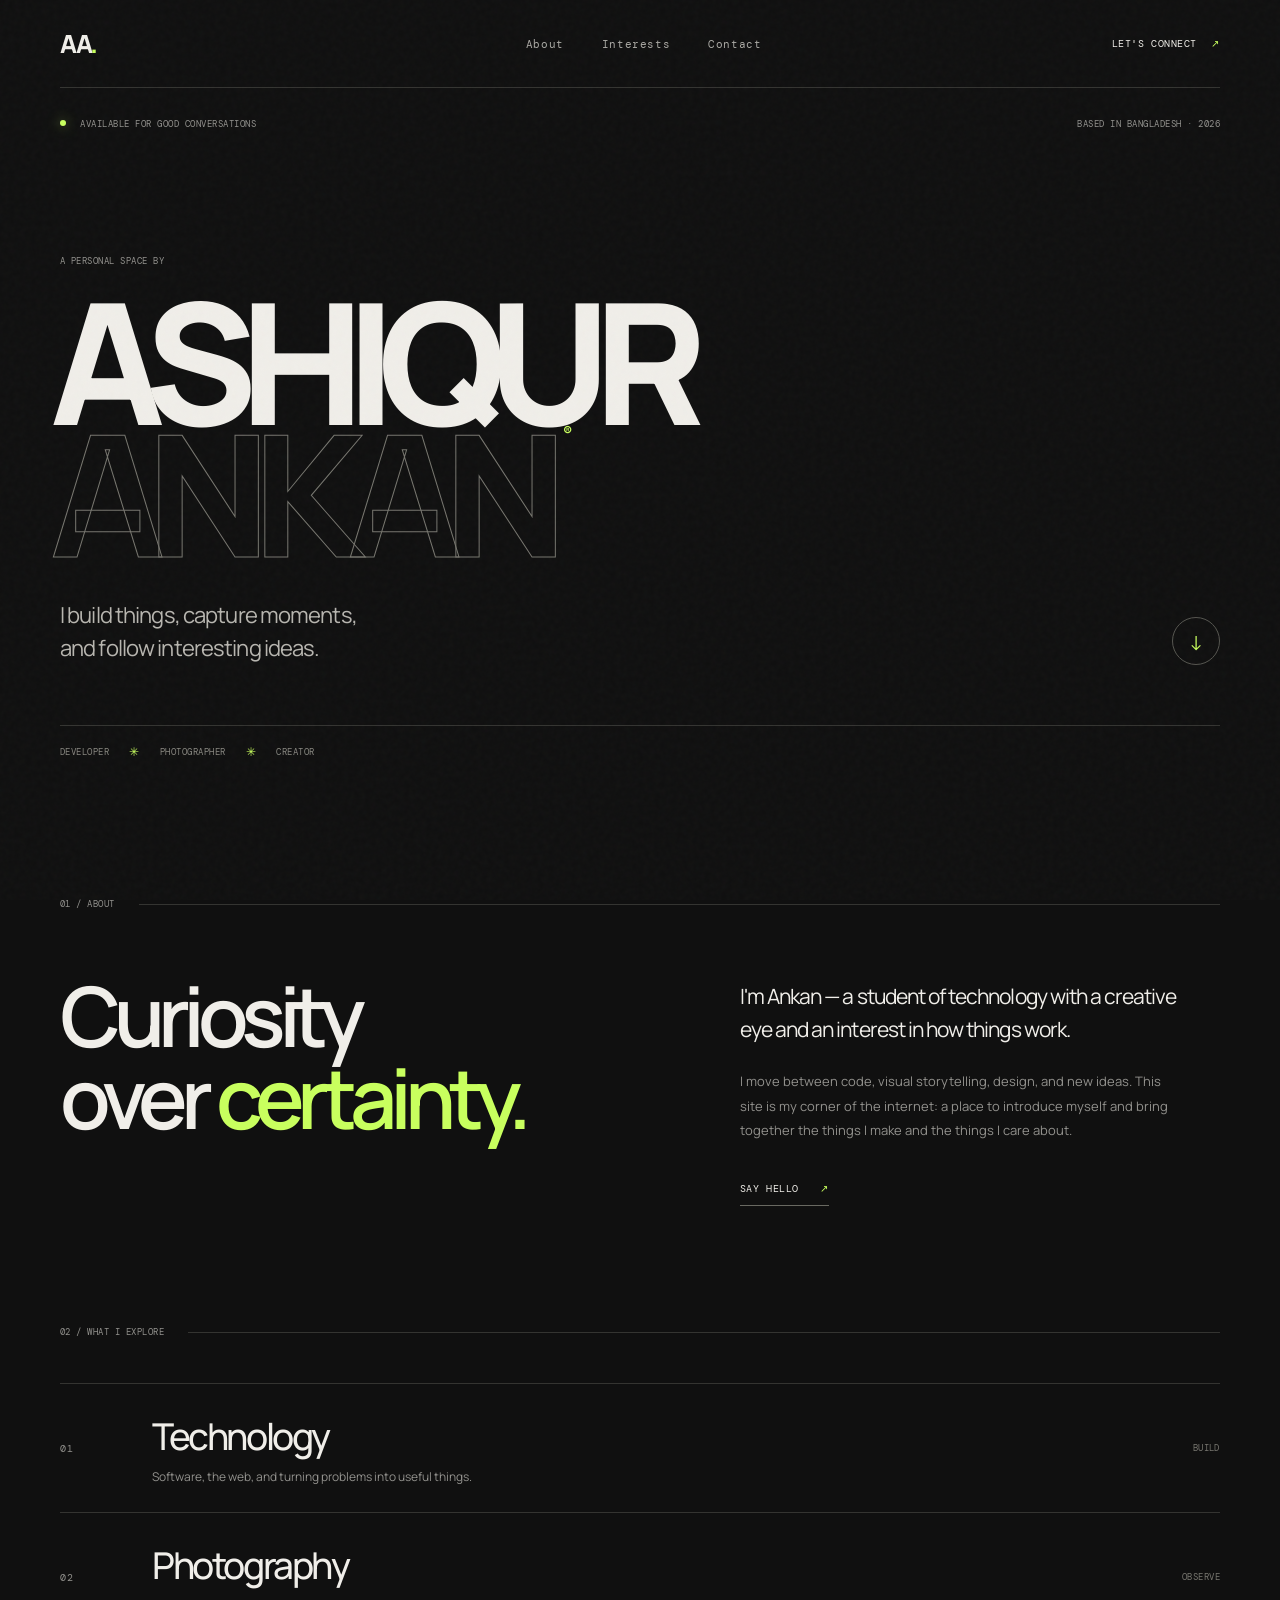
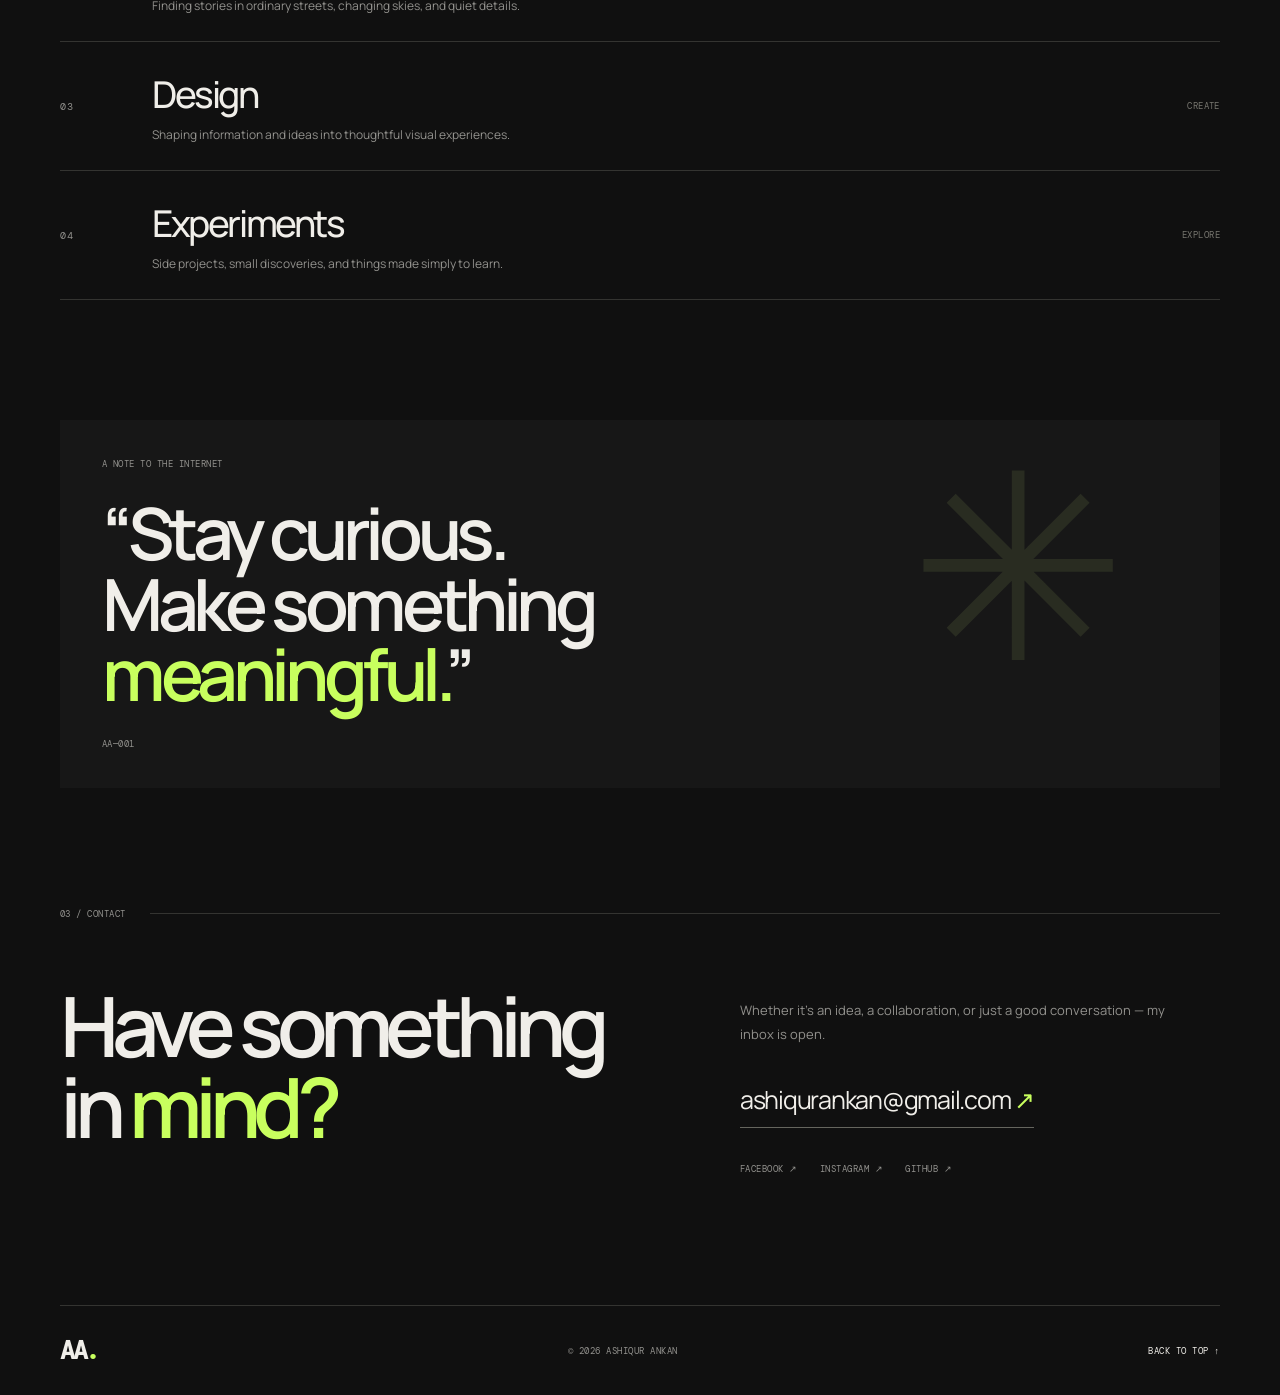
<file: index.html>
<!doctype html>
<html lang="en">
<head>
  <meta charset="utf-8">
  <meta name="viewport" content="width=device-width, initial-scale=1">
  <meta name="theme-color" content="#101010">
  <meta name="description" content="Ashiqur Ankan — developer, photographer, and curious creator. A personal space for work, ideas, and experiments.">
  <meta property="og:title" content="Ashiqur Ankan — Personal Space">
  <meta property="og:description" content="Building things, capturing moments, exploring ideas.">
  <meta property="og:type" content="website">
  <title>Ashiqur Ankan — Personal Space</title>
  <link rel="preconnect" href="https://fonts.googleapis.com">
  <link rel="preconnect" href="https://fonts.gstatic.com" crossorigin>
  <link href="https://fonts.googleapis.com/css2?family=DM+Mono:wght@400;500&family=Manrope:wght@400;500;600;700;800&display=swap" rel="stylesheet">
  <link rel="stylesheet" href="assets/css/home.css">
  <script src="assets/js/home.js" defer></script>
</head>
<body>
  <div class="grain" aria-hidden="true"></div>
  <header class="site-header">
    <a class="wordmark" href="#top" aria-label="Ashiqur Ankan home">AA<span>.</span></a>
    <nav class="desktop-nav" aria-label="Main navigation">
      <a href="#about">About</a>
      <a href="#interests">Interests</a>
      <a href="#contact">Contact</a>
    </nav>
    <a class="header-link" href="#contact">LET'S CONNECT <span aria-hidden="true">↗</span></a>
    <button class="menu-toggle" type="button" aria-label="Open navigation" aria-expanded="false">
      <span></span><span></span>
    </button>
  </header>

  <main id="top">
    <section class="hero section-wrap">
      <div class="hero-meta">
        <span><i class="status-dot"></i> AVAILABLE FOR GOOD CONVERSATIONS</span>
        <span class="mono">BASED IN BANGLADESH · 2026</span>
      </div>
      <div class="hero-copy">
        <p class="eyebrow">A PERSONAL SPACE BY</p>
        <h1>ASHIQUR<br><span>ANKAN</span><sup>®</sup></h1>
        <div class="hero-bottom">
          <p class="hero-intro">I build things, capture moments,<br>and follow interesting ideas.</p>
          <a class="circle-link" href="#about" aria-label="Scroll to about section">
            <span>↓</span>
          </a>
        </div>
      </div>
      <div class="hero-rule">
        <span>DEVELOPER</span><b>✳</b><span>PHOTOGRAPHER</span><b>✳</b><span>CREATOR</span>
      </div>
    </section>

    <section class="manifesto section-wrap" id="about">
      <div class="section-label"><span>01 / ABOUT</span><span class="line"></span></div>
      <div class="manifesto-grid">
        <h2>Curiosity<br>over <em>certainty.</em></h2>
        <div class="manifesto-text">
          <p class="large-copy">I'm Ankan — a student of technology with a creative eye and an interest in how things work.</p>
          <p>I move between code, visual storytelling, design, and new ideas. This site is my corner of the internet: a place to introduce myself and bring together the things I make and the things I care about.</p>
          <a class="text-link" href="#contact">SAY HELLO <span>↗</span></a>
        </div>
      </div>
    </section>

    <section class="interests section-wrap" id="interests">
      <div class="section-label"><span>02 / WHAT I EXPLORE</span><span class="line"></span></div>
      <div class="interest-list">
        <article class="interest-row">
          <span class="interest-number">01</span>
          <div><h3>Technology <span>↗</span></h3><p>Software, the web, and turning problems into useful things.</p></div>
          <span class="interest-tag">BUILD</span>
        </article>
        <article class="interest-row">
          <span class="interest-number">02</span>
          <div><h3>Photography <span>↗</span></h3><p>Finding stories in ordinary streets, changing skies, and quiet details.</p></div>
          <span class="interest-tag">OBSERVE</span>
        </article>
        <article class="interest-row">
          <span class="interest-number">03</span>
          <div><h3>Design <span>↗</span></h3><p>Shaping information and ideas into thoughtful visual experiences.</p></div>
          <span class="interest-tag">CREATE</span>
        </article>
        <article class="interest-row">
          <span class="interest-number">04</span>
          <div><h3>Experiments <span>↗</span></h3><p>Side projects, small discoveries, and things made simply to learn.</p></div>
          <span class="interest-tag">EXPLORE</span>
        </article>
      </div>
    </section>

    <section class="note-section section-wrap">
      <div class="note-card">
        <span class="eyebrow">A NOTE TO THE INTERNET</span>
        <p>“Stay curious.<br>Make something<br><em>meaningful.</em>”</p>
        <span class="note-mark">AA—001</span>
      </div>
    </section>

    <section class="contact section-wrap" id="contact">
      <div class="section-label"><span>03 / CONTACT</span><span class="line"></span></div>
      <div class="contact-grid">
        <h2>Have something<br>in <em>mind?</em></h2>
        <div class="contact-details">
          <p>Whether it's an idea, a collaboration, or just a good conversation — my inbox is open.</p>
          <!-- Replace this placeholder with your preferred public email address. -->
          <a class="email-link" href="mailto:YOUR_EMAIL@example.com">ashiqurankan@gmail.com <span>↗</span></a>
          <div class="social-links">
            <!-- Replace # with your actual profile URLs. -->
            <a href="#" target="_blank" rel="noopener noreferrer">FACEBOOK ↗</a>
            <a href="#" target="_blank" rel="noopener noreferrer">INSTAGRAM ↗</a>
            <a href="#" target="_blank" rel="noopener noreferrer"> GITHUB ↗</a>
          </div>
        </div>
      </div>
    </section>
  </main>

  <footer class="site-footer section-wrap">
    <a class="wordmark" href="#top">AA<span>.</span></a>
    <span>© <span id="year">2026</span> ASHIQUR ANKAN</span>
    <a href="#top">BACK TO TOP ↑</a>
  </footer>
</body>
</html>
</file>
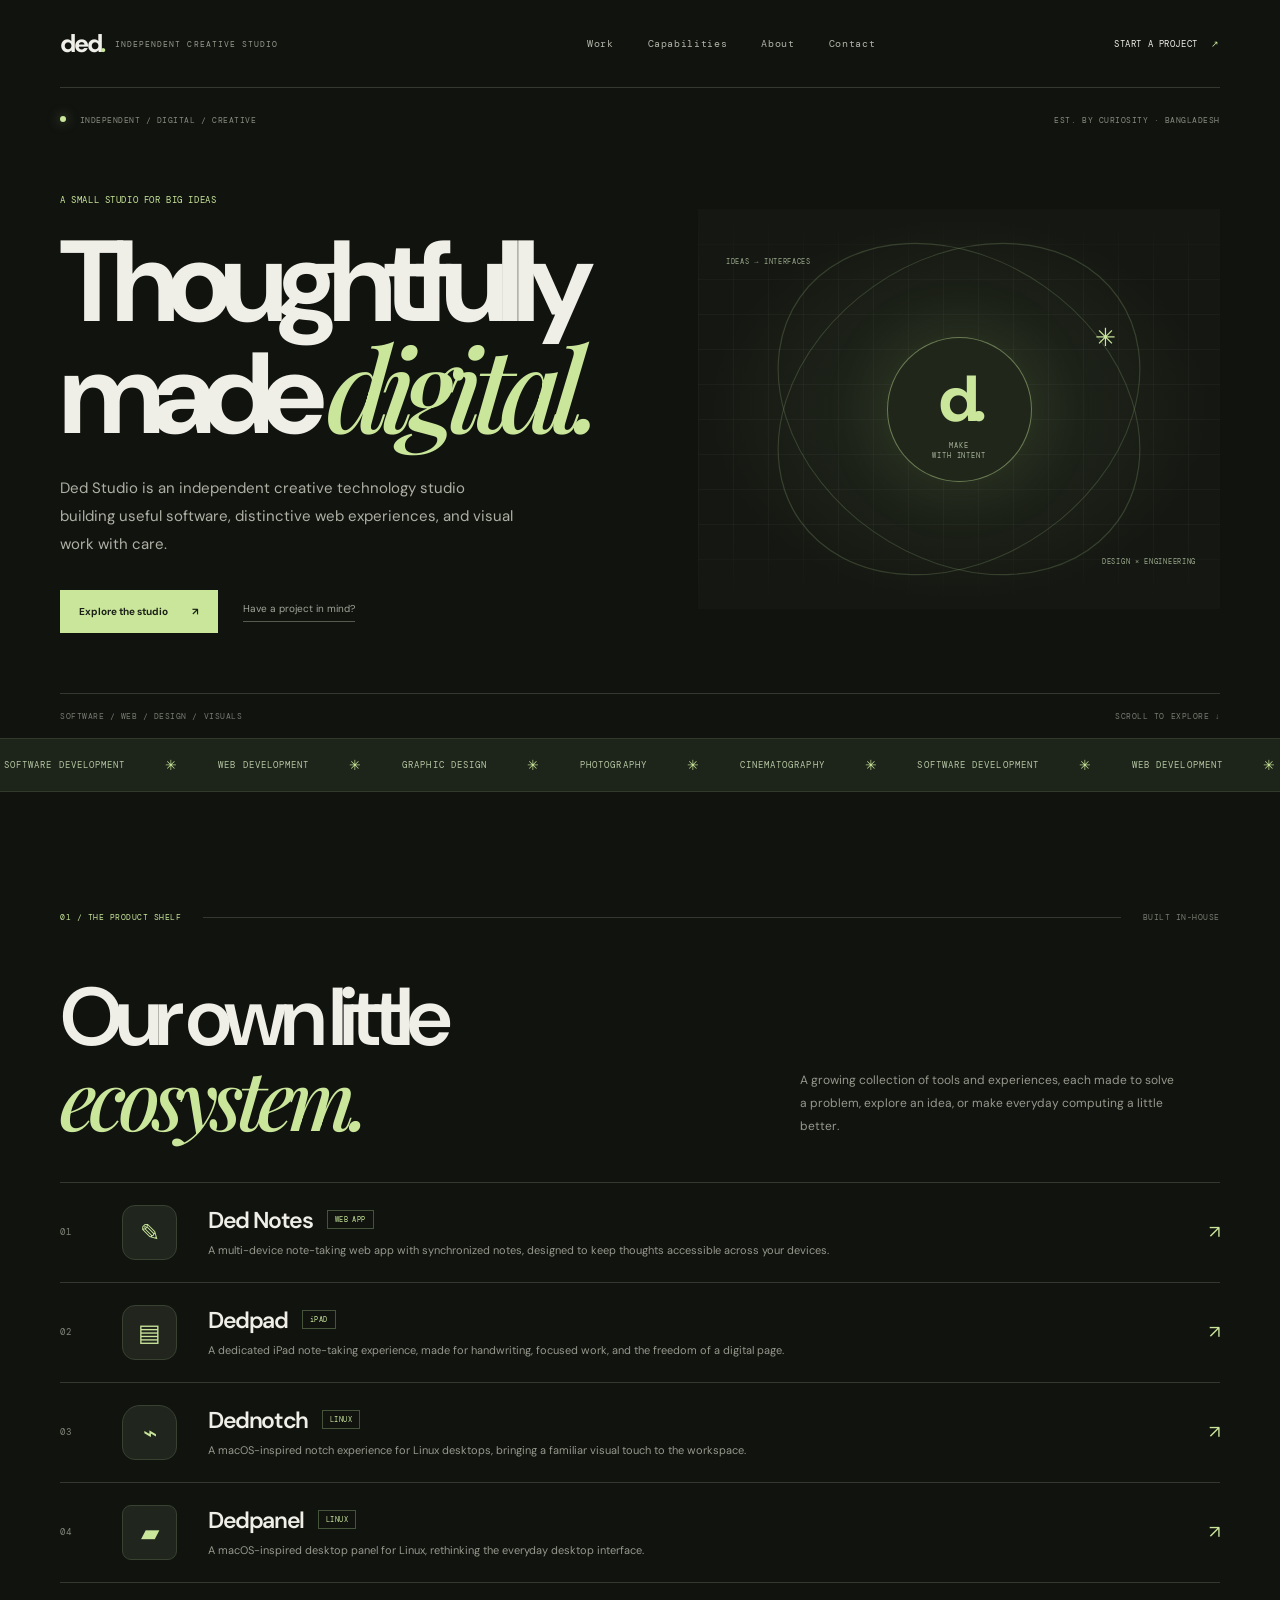
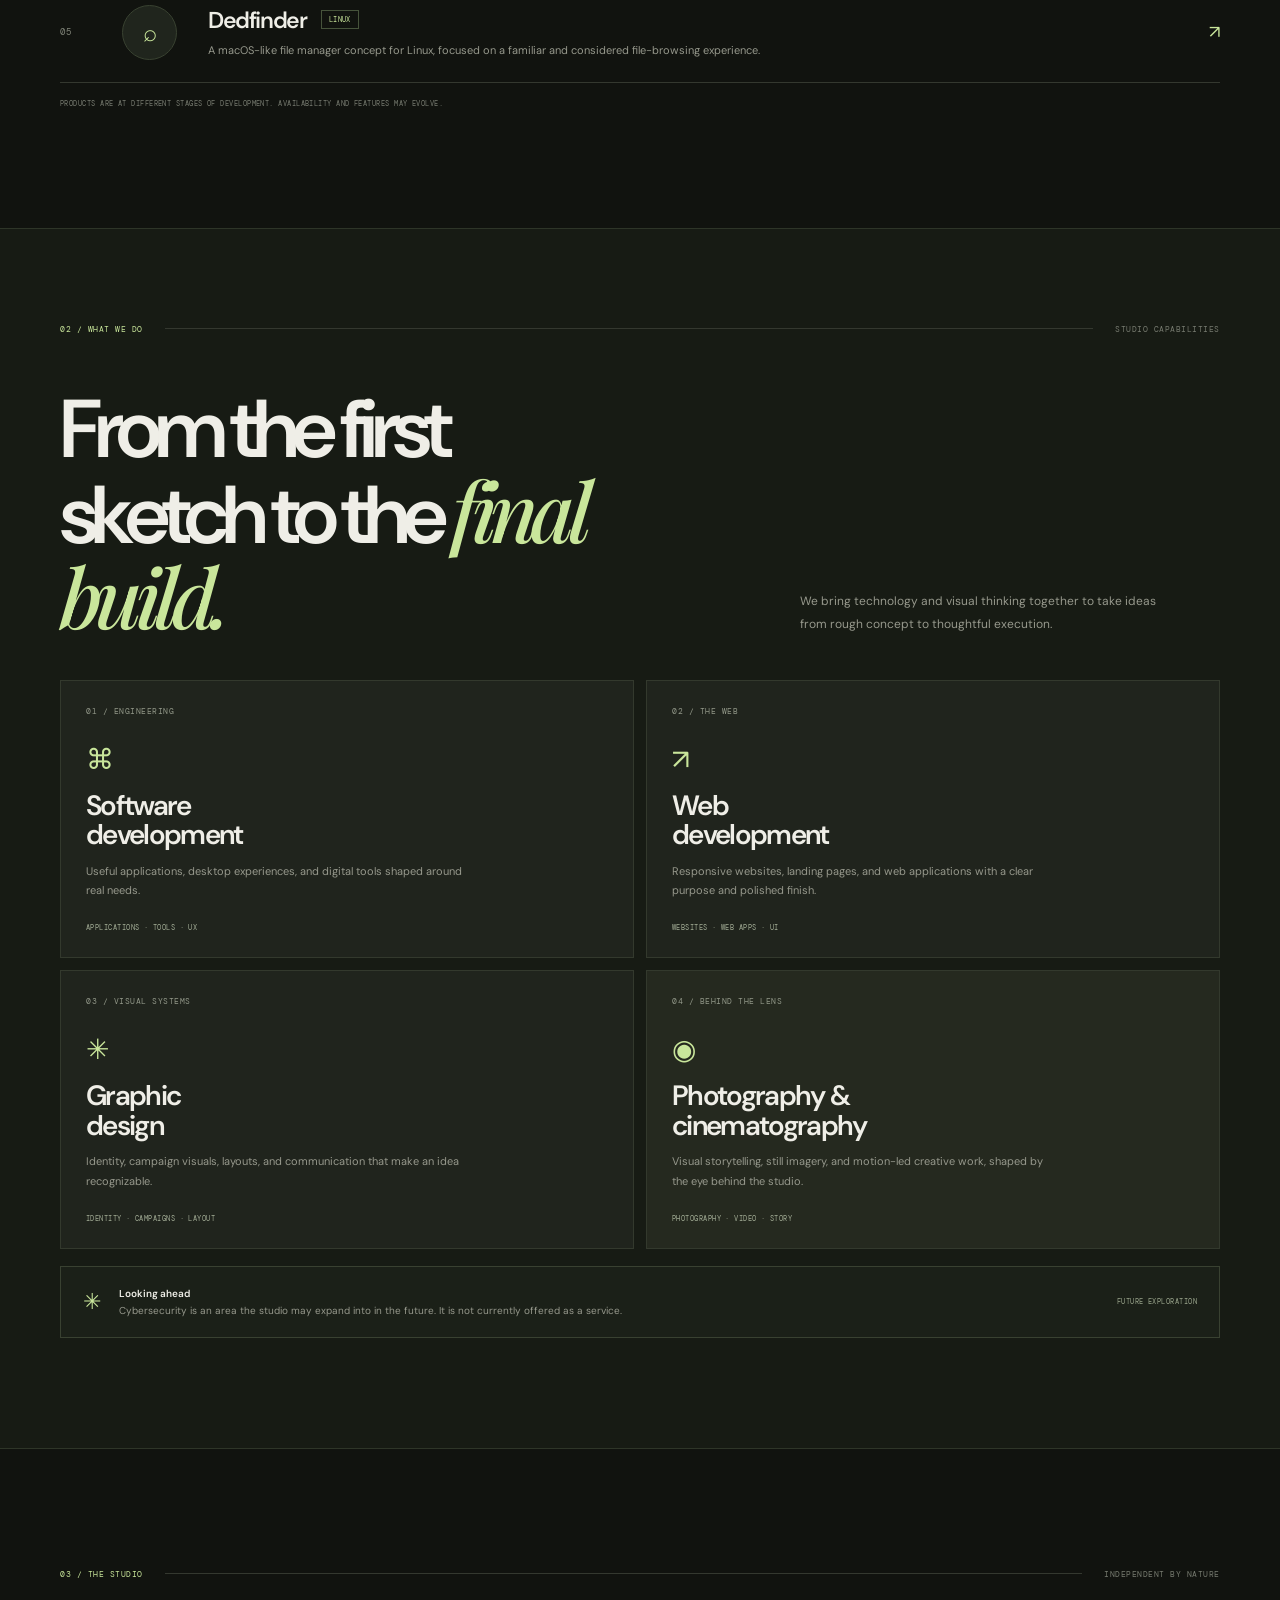
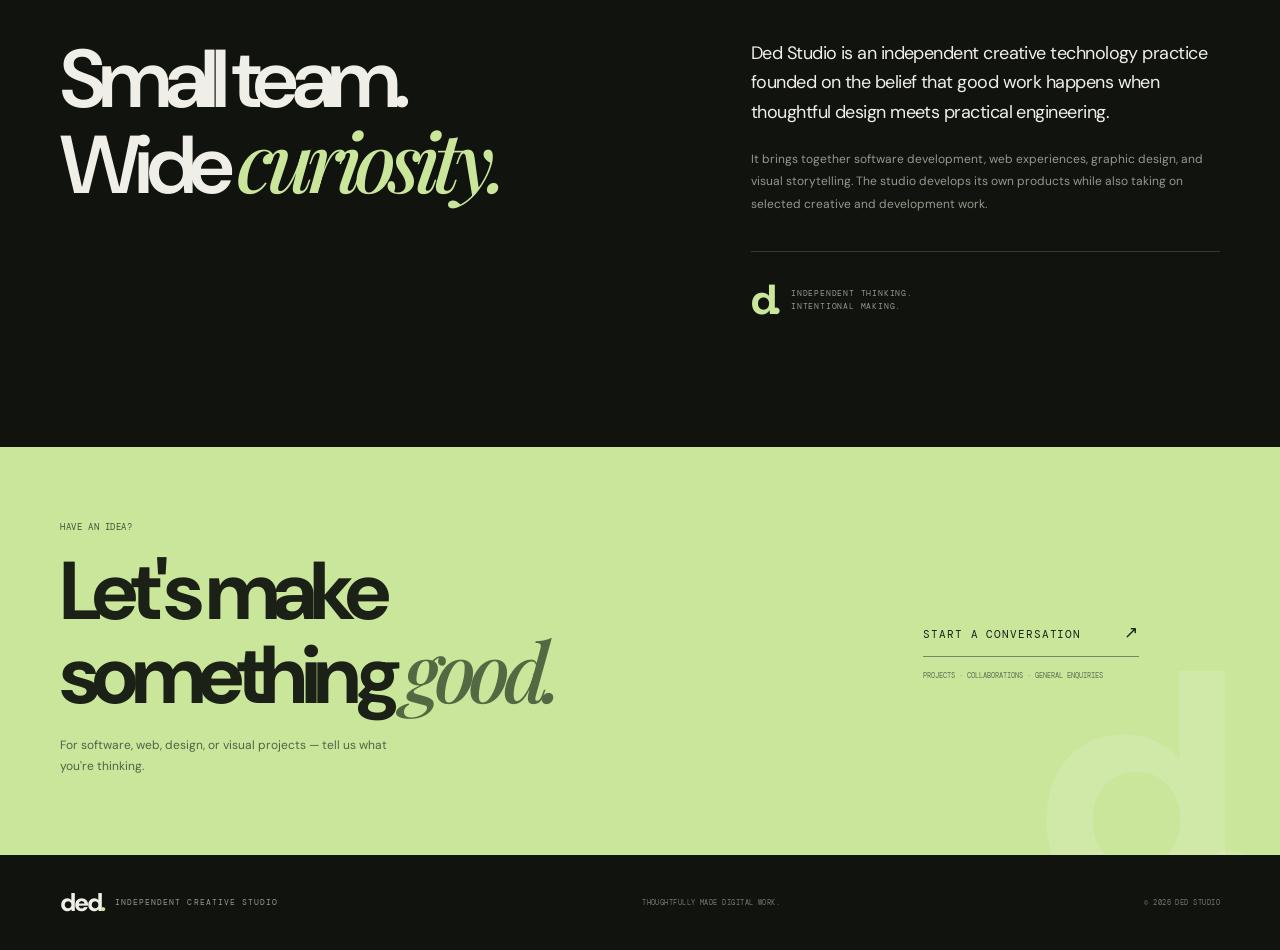
<file: dedstudio/index.html>
<!doctype html>
<html lang="en">
<head>
  <meta charset="utf-8">
  <meta name="viewport" content="width=device-width, initial-scale=1">
  <meta name="theme-color" content="#11130f">
  <meta name="description" content="Ded Studio is an independent creative technology studio building software, web experiences, and visual work.">
  <meta property="og:title" content="Ded Studio — Thoughtfully made digital work">
  <meta property="og:description" content="Software development, web development, graphic design, and visual storytelling.">
  <meta property="og:type" content="website">
  <title>Ded Studio — Thoughtfully made digital work</title>
  <link rel="preconnect" href="https://fonts.googleapis.com">
  <link rel="preconnect" href="https://fonts.gstatic.com" crossorigin>
  <link href="https://fonts.googleapis.com/css2?family=DM+Mono:wght@400;500&family=DM+Sans:wght@400;500;600;700;800&family=Playfair+Display:ital,wght@0,500;0,600;1,500&display=swap" rel="stylesheet">
  <link rel="stylesheet" href="assets/css/style.css">
  <script src="assets/js/main.js" defer></script>
</head>
<body>
  <div class="grain" aria-hidden="true"></div>
  <header class="header">
    <a class="brand" href="#top" aria-label="Ded Studio home"><span class="brand-mark">ded<span>.</span></span><span class="brand-sub">INDEPENDENT CREATIVE STUDIO</span></a>
    <nav class="nav" aria-label="Main navigation">
      <a href="#work">Work</a><a href="#services">Capabilities</a><a href="#about">About</a><a href="#contact">Contact</a>
    </nav>
    <a class="header-cta" href="#contact">START A PROJECT <span>↗</span></a>
    <button class="menu-toggle" type="button" aria-label="Open navigation" aria-expanded="false"><span></span><span></span></button>
  </header>

  <main id="top">
    <section class="hero wrap">
      <div class="hero-topline"><span><i></i> INDEPENDENT / DIGITAL / CREATIVE</span><span>EST. BY CURIOSITY · BANGLADESH</span></div>
      <div class="hero-main">
        <div class="hero-copy">
          <p class="eyebrow">A SMALL STUDIO FOR BIG IDEAS</p>
          <h1>Thoughtfully<br>made <em>digital.</em></h1>
          <p class="hero-description">Ded Studio is an independent creative technology studio building useful software, distinctive web experiences, and visual work with care.</p>
          <div class="hero-actions"><a class="button button-accent" href="#work">Explore the studio <span>↗</span></a><a class="quiet-link" href="#contact">Have a project in mind?</a></div>
        </div>
        <div class="hero-art" aria-label="Abstract studio graphic">
          <div class="art-grid"></div><div class="art-orbit orbit-a"></div><div class="art-orbit orbit-b"></div>
          <div class="art-core"><span>d.</span><small>MAKE<br>WITH INTENT</small></div>
          <div class="art-label label-a">IDEAS → INTERFACES</div><div class="art-label label-b">DESIGN × ENGINEERING</div>
          <div class="art-cross">✳</div>
        </div>
      </div>
      <div class="hero-bottom"><span>SOFTWARE / WEB / DESIGN / VISUALS</span><span>SCROLL TO EXPLORE ↓</span></div>
    </section>

    <section class="ticker" aria-label="Studio disciplines"><div class="ticker-track"><span>SOFTWARE DEVELOPMENT</span><b>✳</b><span>WEB DEVELOPMENT</span><b>✳</b><span>GRAPHIC DESIGN</span><b>✳</b><span>PHOTOGRAPHY</span><b>✳</b><span>CINEMATOGRAPHY</span><b>✳</b><span>SOFTWARE DEVELOPMENT</span><b>✳</b><span>WEB DEVELOPMENT</span><b>✳</b></div></section>

    <section class="section wrap" id="work">
      <div class="section-head"><span>01 / THE PRODUCT SHELF</span><i></i><span>BUILT IN-HOUSE</span></div>
      <div class="section-intro"><h2>Our own little<br><em>ecosystem.</em></h2><p>A growing collection of tools and experiences, each made to solve a problem, explore an idea, or make everyday computing a little better.</p></div>
      <div class="product-list">
        <a class="product-row" href="#" aria-label="Ded Notes product details">
          <span class="product-index">01</span><div class="product-icon notes-icon"><span>✎</span></div>
          <div class="product-info"><div class="product-title-line"><h3>Ded Notes</h3><span class="platform">WEB APP</span></div><p>A multi-device note-taking web app with synchronized notes, designed to keep thoughts accessible across your devices.</p></div>
          <span class="product-arrow">↗</span>
        </a>
        <a class="product-row" href="#" aria-label="Dedpad product details">
          <span class="product-index">02</span><div class="product-icon pad-icon"><span>▤</span></div>
          <div class="product-info"><div class="product-title-line"><h3>Dedpad</h3><span class="platform">iPAD</span></div><p>A dedicated iPad note-taking experience, made for handwriting, focused work, and the freedom of a digital page.</p></div>
          <span class="product-arrow">↗</span>
        </a>
        <a class="product-row" href="#" aria-label="Dednotch product details">
          <span class="product-index">03</span><div class="product-icon notch-icon"><span>⌁</span></div>
          <div class="product-info"><div class="product-title-line"><h3>Dednotch</h3><span class="platform">LINUX</span></div><p>A macOS-inspired notch experience for Linux desktops, bringing a familiar visual touch to the workspace.</p></div>
          <span class="product-arrow">↗</span>
        </a>
        <a class="product-row" href="#" aria-label="Dedpanel product details">
          <span class="product-index">04</span><div class="product-icon panel-icon"><span>▰</span></div>
          <div class="product-info"><div class="product-title-line"><h3>Dedpanel</h3><span class="platform">LINUX</span></div><p>A macOS-inspired desktop panel for Linux, rethinking the everyday desktop interface.</p></div>
          <span class="product-arrow">↗</span>
        </a>
        <a class="product-row" href="#" aria-label="Dedfinder product details">
          <span class="product-index">05</span><div class="product-icon finder-icon"><span>⌕</span></div>
          <div class="product-info"><div class="product-title-line"><h3>Dedfinder</h3><span class="platform">LINUX</span></div><p>A macOS-like file manager concept for Linux, focused on a familiar and considered file-browsing experience.</p></div>
          <span class="product-arrow">↗</span>
        </a>
      </div>
      <p class="product-footnote">PRODUCTS ARE AT DIFFERENT STAGES OF DEVELOPMENT. AVAILABILITY AND FEATURES MAY EVOLVE.</p>
    </section>

    <section class="services-section" id="services">
      <div class="wrap section">
        <div class="section-head"><span>02 / WHAT WE DO</span><i></i><span>STUDIO CAPABILITIES</span></div>
        <div class="section-intro"><h2>From the first<br>sketch to the <em>final build.</em></h2><p>We bring technology and visual thinking together to take ideas from rough concept to thoughtful execution.</p></div>
        <div class="service-grid">
          <article class="service-card"><span class="service-no">01 / ENGINEERING</span><div class="service-symbol">⌘</div><h3>Software<br>development</h3><p>Useful applications, desktop experiences, and digital tools shaped around real needs.</p><span class="service-tags">APPLICATIONS · TOOLS · UX</span></article>
          <article class="service-card"><span class="service-no">02 / THE WEB</span><div class="service-symbol">↗</div><h3>Web<br>development</h3><p>Responsive websites, landing pages, and web applications with a clear purpose and polished finish.</p><span class="service-tags">WEBSITES · WEB APPS · UI</span></article>
          <article class="service-card"><span class="service-no">03 / VISUAL SYSTEMS</span><div class="service-symbol">✳</div><h3>Graphic<br>design</h3><p>Identity, campaign visuals, layouts, and communication that make an idea recognizable.</p><span class="service-tags">IDENTITY · CAMPAIGNS · LAYOUT</span></article>
          <article class="service-card visual-card"><span class="service-no">04 / BEHIND THE LENS</span><div class="service-symbol">◉</div><h3>Photography &<br>cinematography</h3><p>Visual storytelling, still imagery, and motion-led creative work, shaped by the eye behind the studio.</p><span class="service-tags">PHOTOGRAPHY · VIDEO · STORY</span></article>
        </div>
        <div class="future-note"><span class="future-star">✳</span><p><b>Looking ahead</b><br>Cybersecurity is an area the studio may expand into in the future. It is not currently offered as a service.</p><span class="future-status">FUTURE EXPLORATION</span></div>
      </div>
    </section>

    <section class="section wrap about" id="about">
      <div class="section-head"><span>03 / THE STUDIO</span><i></i><span>INDEPENDENT BY NATURE</span></div>
      <div class="about-grid"><h2>Small team.<br>Wide <em>curiosity.</em></h2><div class="about-copy"><p class="about-lede">Ded Studio is an independent creative technology practice founded on the belief that good work happens when thoughtful design meets practical engineering.</p><p>It brings together software development, web experiences, graphic design, and visual storytelling. The studio develops its own products while also taking on selected creative and development work.</p><div class="studio-signature"><span class="signature-mark">d.</span><span>INDEPENDENT THINKING.<br>INTENTIONAL MAKING.</span></div></div></div>
    </section>

    <section class="contact-section" id="contact"><div class="wrap contact-inner"><div><p class="eyebrow">HAVE AN IDEA?</p><h2>Let's make<br>something <em>good.</em></h2><p class="contact-copy">For software, web, design, or visual projects — tell us what you're thinking.</p></div><div class="contact-action"><a class="contact-link" href="mailto:YOUR_EMAIL@example.com">START A CONVERSATION <span>↗</span></a><small>PROJECTS · COLLABORATIONS · GENERAL ENQUIRIES</small></div><span class="contact-watermark">d.</span></div></section>
  </main>

  <footer class="footer wrap"><a class="brand" href="#top"><span class="brand-mark">ded<span>.</span></span><span class="brand-sub">INDEPENDENT CREATIVE STUDIO</span></a><span class="footer-note">THOUGHTFULLY MADE DIGITAL WORK.</span><span class="copyright">© <span id="year">2026</span> DED STUDIO</span></footer>
</body>
</html>
</file>
<file: assets/css/home.css>
/* Ashiqur Ankan — personal editorial homepage */
:root {
  color-scheme: dark;
  --bg: #101010;
  --panel: #171717;
  --text: #f0eee9;
  --muted: #92918d;
  --line: #343431;
  --accent: #c8ff5e;
  --page: min(1160px, calc(100% - 9vw));
}
* { box-sizing: border-box; }
html { scroll-behavior: smooth; scroll-padding-top: 90px; }
body {
  margin: 0; background: var(--bg); color: var(--text);
  font-family: "Manrope", Arial, sans-serif; -webkit-font-smoothing: antialiased;
}
a { color: inherit; text-decoration: none; }
.grain {
  position: fixed; inset: 0; pointer-events: none; z-index: 5; opacity: .045;
  background-image: url("data:image/svg+xml,%3Csvg viewBox='0 0 180 180' xmlns='http://www.w3.org/2000/svg'%3E%3Cfilter id='n'%3E%3CfeTurbulence type='fractalNoise' baseFrequency='.9' numOctaves='3' stitchTiles='stitch'/%3E%3C/filter%3E%3Crect width='100%25' height='100%25' filter='url(%23n)' opacity='.6'/%3E%3C/svg%3E");
}
.section-wrap { width: var(--page); margin-inline: auto; }
.site-header {
  width: var(--page); height: 88px; margin: auto; display: flex; align-items: center;
  justify-content: space-between; border-bottom: 1px solid var(--line);
}
.wordmark { font-size: 25px; font-weight: 800; letter-spacing: -.1em; }
.wordmark span { color: var(--accent); }
.desktop-nav { display: flex; gap: 38px; margin-left: 80px; }
.desktop-nav a, .header-link, .mono, .eyebrow, .hero-meta, .hero-rule, .section-label,
.interest-number, .interest-tag, .text-link, .social-links, .site-footer, .note-mark {
  font-family: "DM Mono", monospace; letter-spacing: .055em;
}
.desktop-nav a { color: #aaa9a4; font-size: 11px; transition: color .2s; }
.desktop-nav a:hover, .social-links a:hover { color: var(--accent); }
.header-link { font-size: 10px; color: var(--text); }
.header-link span { color: var(--accent); margin-left: 8px; }
.menu-toggle { display: none; }
.hero { min-height: 690px; padding-top: 30px; display: flex; flex-direction: column; }
.hero-meta { display: flex; justify-content: space-between; color: var(--muted); font-size: 9px; }
.status-dot { display: inline-block; width: 6px; height: 6px; border-radius: 50%; background: var(--accent); margin: 0 9px 1px 0; box-shadow: 0 0 12px #c8ff5e80; }
.hero-copy { margin: auto 0 60px; }
.eyebrow { color: var(--muted); font-size: 9px; }
.hero h1 { font-size: clamp(76px, 13.2vw, 184px); line-height: .78; letter-spacing: -.105em; font-weight: 800; margin: 28px 0 40px -10px; }
.hero h1 span { color: transparent; -webkit-text-stroke: 1px #77766f; }
.hero h1 sup { color: var(--accent); font-size: 14px; letter-spacing: 0; vertical-align: top; margin-left: 14px; }
.hero-bottom { display: flex; justify-content: space-between; align-items: end; }
.hero-intro { color: #b8b6b0; font-size: clamp(16px, 2vw, 22px); line-height: 1.5; letter-spacing: -.04em; margin: 0; }
.circle-link { width: 48px; height: 48px; border: 1px solid #55554f; border-radius: 50%; display: grid; place-items: center; color: var(--accent); font-size: 20px; transition: .25s; }
.circle-link:hover { background: var(--accent); color: var(--bg); transform: translateY(4px); }
.hero-rule { border-top: 1px solid var(--line); padding: 18px 0; display: flex; gap: 20px; align-items: center; color: #888780; font-size: 9px; }
.hero-rule b { color: var(--accent); font-size: 12px; font-weight: 400; }
.manifesto, .interests, .contact { padding-top: 120px; }
.section-label { display: flex; gap: 24px; align-items: center; color: var(--muted); font-size: 9px; }
.section-label .line { height: 1px; background: var(--line); flex: 1; }
.manifesto-grid, .contact-grid { display: grid; grid-template-columns: 1.1fr .9fr; gap: 8%; padding: 65px 0 0; }
h2 { font-size: clamp(43px, 6.5vw, 84px); line-height: .98; letter-spacing: -.085em; margin: 0; font-weight: 600; }
h2 em, .note-card em { color: var(--accent); font-style: normal; }
.manifesto-text { max-width: 440px; padding-top: 5px; }
.large-copy { font-size: 21px; line-height: 1.55; letter-spacing: -.045em; margin: 0 0 24px; }
.manifesto-text > p:not(.large-copy), .contact-details > p { color: var(--muted); font-size: 13px; line-height: 1.9; }
.text-link { display: inline-block; margin-top: 26px; font-size: 10px; border-bottom: 1px solid #696961; padding-bottom: 10px; }
.text-link span { color: var(--accent); margin-left: 15px; }
.interest-list { margin-top: 45px; border-top: 1px solid var(--line); }
.interest-row { display: grid; grid-template-columns: 70px 1fr auto; gap: 22px; align-items: center; padding: 27px 0; border-bottom: 1px solid var(--line); transition: padding .25s; }
.interest-row:hover { padding-left: 10px; }
.interest-number { color: var(--muted); font-size: 10px; }
.interest-row h3 { margin: 0 0 7px; font-size: clamp(23px, 3.2vw, 37px); letter-spacing: -.065em; font-weight: 500; }
.interest-row h3 span { color: var(--accent); font-size: 17px; opacity: 0; transition: opacity .2s; }
.interest-row:hover h3 span { opacity: 1; }
.interest-row p { color: var(--muted); font-size: 12px; margin: 0; }
.interest-tag { color: #77766f; font-size: 9px; }
.note-section { padding-top: 120px; }
.note-card { background: var(--panel); min-height: 330px; padding: 38px 42px; position: relative; display: flex; flex-direction: column; justify-content: space-between; overflow: hidden; }
.note-card:after { content: "✳"; position: absolute; right: 8%; top: 3%; color: #292c21; font-size: 260px; line-height: 1; }
.note-card p { position: relative; z-index: 1; font-size: clamp(38px, 6vw, 72px); line-height: .98; letter-spacing: -.075em; margin: 28px 0; font-weight: 600; }
.note-mark { position: relative; z-index: 1; color: var(--muted); font-size: 9px; }
.contact { padding-bottom: 130px; }
.contact-grid { padding-top: 65px; }
.contact-details { max-width: 440px; }
.email-link { display: inline-block; font-size: clamp(17px, 2.4vw, 25px); margin: 22px 0 35px; border-bottom: 1px solid #65655e; padding-bottom: 10px; letter-spacing: -.05em; }
.email-link span { color: var(--accent); }
.social-links { display: flex; flex-wrap: wrap; gap: 22px; font-size: 9px; color: var(--muted); }
.site-footer { min-height: 90px; border-top: 1px solid var(--line); display: flex; align-items: center; justify-content: space-between; color: var(--muted); font-size: 9px; }
.site-footer .wordmark { color: var(--text); }
.site-footer > a:last-child { color: var(--text); }
@media (max-width: 700px) {
  :root { --page: calc(100% - 40px); }
  .site-header { height: 72px; }
  .desktop-nav { display: none; position: absolute; top: 72px; left: 0; right: 0; margin: 0; padding: 25px 20px; background: #171717; border-bottom: 1px solid var(--line); flex-direction: column; gap: 20px; z-index: 10; }
  .desktop-nav.is-open { display: flex; }
  .header-link { margin-left: auto; margin-right: 22px; font-size: 9px; }
  .menu-toggle { width: 28px; height: 28px; border: 0; background: none; display: flex; flex-direction: column; justify-content: center; gap: 6px; padding: 4px; }
  .menu-toggle span { height: 1px; width: 20px; background: var(--text); }
  .hero { min-height: 620px; }
  .hero-meta { font-size: 8px; gap: 15px; }
  .hero-meta .mono { text-align: right; }
  .hero h1 { font-size: clamp(67px, 17vw, 118px); margin-left: -4px; }
  .hero-rule { gap: 10px; font-size: 7px; }
  .manifesto, .interests, .note-section, .contact { padding-top: 85px; }
  .manifesto-grid, .contact-grid { grid-template-columns: 1fr; gap: 32px; padding-top: 42px; }
  .manifesto-text { max-width: none; }
  .large-copy { font-size: 19px; }
  .interest-row { grid-template-columns: 28px 1fr; gap: 12px; padding: 22px 0; }
  .interest-tag { display: none; }
  .interest-row p { max-width: 290px; line-height: 1.6; }
  .note-card { min-height: 290px; padding: 28px 24px; }
  .note-card:after { font-size: 190px; right: -2%; top: 15%; }
  .contact { padding-bottom: 85px; }
  .site-footer { min-height: 80px; gap: 12px; font-size: 7px; }
}
@media (prefers-reduced-motion: reduce) {
  html { scroll-behavior: auto; }
  *, *::before, *::after { transition-duration: .01ms !important; animation-duration: .01ms !important; }
}
</file>
<file: dedstudio/assets/css/style.css>
@import url('https://fonts.googleapis.com/css2?family=DM+Mono:wght@400;500&family=DM+Sans:wght@400;500;600;700;800&family=Playfair+Display:ital,wght@0,500;0,600;1,500&display=swap');
:root{--bg:#11130f;--panel:#191c17;--panel2:#20241d;--text:#efeee7;--muted:#96988c;--line:#34382f;--green:#c9e69b;--green2:#839c69;--width:min(1160px,calc(100% - 9vw))}
*{box-sizing:border-box}html{scroll-behavior:smooth;scroll-padding-top:90px}body{margin:0;background:var(--bg);color:var(--text);font-family:"DM Sans",Arial,sans-serif;-webkit-font-smoothing:antialiased}a{color:inherit;text-decoration:none}.grain{pointer-events:none}.wrap{width:var(--width);margin-inline:auto}.header,.footer{width:var(--width);margin:auto;display:flex;align-items:center;justify-content:space-between}.header{height:88px;border-bottom:1px solid var(--line);position:relative;z-index:5}.brand{display:flex;align-items:center;gap:11px}.brand-mark{font-size:25px;font-weight:800;letter-spacing:-.09em}.brand-mark span{color:var(--green)}.brand-sub{font:8px "DM Mono",monospace;letter-spacing:.13em;color:var(--muted)}.nav{display:flex;gap:34px;margin-left:70px}.nav a,.header-cta,.eyebrow,.hero-topline,.hero-bottom,.section-head,.product-index,.platform,.product-footnote,.service-no,.service-tags,.future-status,.footer-note,.copyright{font-family:"DM Mono",monospace;letter-spacing:.065em}.nav a{font-size:10px;color:#b2b4a8}.nav a:hover,.header-cta:hover{color:var(--green)}.header-cta{font-size:9px}.header-cta span{color:var(--green);margin-left:8px}.menu-toggle{display:none}.hero{padding:27px 0 0;min-height:650px;display:flex;flex-direction:column}.hero-topline,.hero-bottom{display:flex;justify-content:space-between;color:#888b7f;font-size:8px}.hero-topline i{display:inline-block;width:6px;height:6px;background:var(--green);border-radius:50%;margin:0 8px 1px 0;box-shadow:0 0 12px #c9e69b80}.hero-main{display:grid;grid-template-columns:1fr .9fr;align-items:center;gap:5%;flex:1;padding:45px 0}.eyebrow{font-size:9px;color:var(--green)}h1{font-size:clamp(66px,9vw,125px);line-height:.9;letter-spacing:-.095em;margin:25px 0 28px;font-weight:700}h1 em,.section-intro h2 em,.about h2 em,.contact-inner h2 em{font-family:"Playfair Display",serif;color:var(--green);font-weight:500}.hero-description{max-width:460px;font-size:15px;line-height:1.85;color:#aeb0a4}.hero-actions{display:flex;align-items:center;gap:25px;margin-top:32px}.button{display:inline-flex;gap:24px;align-items:center;padding:15px 19px;font-size:10px;font-weight:700}.button-accent{background:var(--green);color:#1c2117}.button-accent:hover{background:#d8efb1}.quiet-link{font-size:10px;color:#a3a69a;border-bottom:1px solid #55594e;padding-bottom:6px}.hero-art{height:400px;position:relative;display:grid;place-items:center;overflow:hidden;background:radial-gradient(ellipse at center,#252c20 0%,#151812 68%)}.art-grid{position:absolute;inset:0;background-image:linear-gradient(#ffffff08 1px,transparent 1px),linear-gradient(90deg,#ffffff08 1px,transparent 1px);background-size:35px 35px;mask-image:linear-gradient(transparent,#000 20%,#000 80%,transparent)}.art-orbit{position:absolute;border:1px solid #7e96684d;border-radius:50%;width:300px;height:300px}.orbit-a{transform:rotate(35deg) scaleX(1.3)}.orbit-b{transform:rotate(-35deg) scaleX(1.3)}.art-core{width:145px;height:145px;border:1px solid #c9e69b70;border-radius:50%;display:flex;align-items:center;justify-content:center;flex-direction:column;background:#20271a;box-shadow:0 0 70px #a8ce6d20;z-index:1}.art-core>span{font-size:65px;font-weight:800;letter-spacing:-.13em;color:var(--green)}.art-core small{font:7px/1.4 "DM Mono",monospace;letter-spacing:.12em;text-align:center;color:#a8b39a}.art-label{position:absolute;font:7px "DM Mono",monospace;letter-spacing:.1em;color:#9aa88b}.label-a{top:48px;left:28px}.label-b{bottom:43px;right:24px}.art-cross{position:absolute;color:var(--green);font-size:25px;top:28%;right:20%}.hero-bottom{border-top:1px solid var(--line);padding:17px 0;color:#777b70}
.ticker{overflow:hidden;background:#1d2419;border-block:1px solid #323a2c;padding:17px 0;white-space:nowrap}.ticker-track{display:flex;align-items:center;justify-content:space-around;gap:32px;min-width:1050px;font:9px "DM Mono",monospace;letter-spacing:.12em;color:#b6c6a4}.ticker b{color:var(--green);font-size:14px;font-weight:400}.section{padding-top:120px}.section-head{display:flex;gap:22px;align-items:center;color:var(--green);font-size:8px}.section-head i{height:1px;background:var(--line);flex:1}.section-head span:last-child{color:#777b70}.section-intro{display:grid;grid-template-columns:1fr .65fr;gap:8%;align-items:end;padding:55px 0 38px}.section-intro h2,.about h2{font-size:clamp(48px,6.5vw,82px);line-height:.98;letter-spacing:-.08em;margin:0;font-weight:600}.section-intro>p{font-size:12px;line-height:1.9;color:var(--muted);max-width:380px;margin:0 0 6px}.product-list{border-top:1px solid var(--line)}.product-row{display:grid;grid-template-columns:42px 66px 1fr 30px;gap:20px;align-items:center;padding:22px 0;border-bottom:1px solid var(--line);transition:padding .2s,background .2s}.product-row:hover{padding-left:10px;background:#ffffff04}.product-index{font-size:9px;color:#818579}.product-icon{width:55px;height:55px;display:grid;place-items:center;background:#20251d;border:1px solid #394231;color:var(--green);font-size:24px;border-radius:13px}.pad-icon{background:#22251e}.notch-icon{border-radius:18px 18px 13px 13px}.panel-icon{border-radius:9px}.finder-icon{border-radius:50%}.product-title-line{display:flex;align-items:center;gap:14px}.product-info h3{font-size:23px;letter-spacing:-.06em;margin:0;font-weight:600}.platform{font-size:7px;color:var(--green);border:1px solid #46533b;padding:4px 7px}.product-info p{font-size:11px;line-height:1.7;color:var(--muted);margin:6px 0 0;max-width:650px}.product-arrow{font-size:18px;color:var(--green);text-align:right}.product-footnote{font-size:7px;color:#777b70;margin-top:16px}.services-section{margin-top:120px;background:#171b14;border-block:1px solid #2e3528;padding-bottom:110px}.services-section .section{padding-top:95px}.service-grid{display:grid;grid-template-columns:1fr 1fr;gap:12px}.service-card{min-height:265px;background:#20241d;border:1px solid #33392d;padding:25px;position:relative;display:flex;flex-direction:column;align-items:flex-start}.service-no{font-size:8px;color:#929889}.service-symbol{font-size:28px;color:var(--green);margin:25px 0 13px}.service-card h3{font-size:28px;line-height:1.05;letter-spacing:-.06em;margin:0;font-weight:600}.service-card p{font-size:11px;line-height:1.8;color:var(--muted);max-width:380px;margin:12px 0 22px}.service-tags{font-size:7px;color:#a3ad96;margin-top:auto}.visual-card{background:#25291f}.future-note{display:flex;align-items:center;gap:18px;margin-top:17px;padding:18px 22px;border:1px solid #394131;background:#1b2018}.future-star{color:var(--green);font-size:22px}.future-note p{font-size:10px;line-height:1.7;color:var(--muted);margin:0;flex:1}.future-note p b{color:var(--text);font-weight:600}.future-status{font-size:7px;color:#9aa58c}
.about{padding-bottom:120px}.about-grid{display:grid;grid-template-columns:1fr .8fr;gap:9%;padding-top:60px}.about-copy{max-width:490px}.about-lede{font-size:18px;line-height:1.65;letter-spacing:-.03em;margin:0 0 20px}.about-copy>p:not(.about-lede){font-size:12px;line-height:1.9;color:var(--muted)}.studio-signature{border-top:1px solid var(--line);margin-top:35px;padding-top:20px;display:flex;align-items:center;gap:15px;font:8px/1.6 "DM Mono",monospace;letter-spacing:.1em;color:#929889}.signature-mark{font:42px "DM Sans",sans-serif;font-weight:800;letter-spacing:-.13em;color:var(--green)}
.contact-section{background:var(--green);color:#1b2116;overflow:hidden}.contact-inner{width:var(--width);margin:auto;min-height:350px;padding:65px 0;display:flex;align-items:center;justify-content:space-between;position:relative}.contact-inner .eyebrow{color:#425235}.contact-inner h2{font-size:clamp(48px,6.5vw,82px);line-height:.95;letter-spacing:-.08em;margin:20px 0}.contact-inner h2 em{color:#526944}.contact-copy{font-size:12px;color:#526148;max-width:360px;line-height:1.8}.contact-action{position:relative;z-index:1;display:flex;flex-direction:column;gap:14px;margin-right:7%}.contact-link{font:11px "DM Mono",monospace;letter-spacing:.08em;border-bottom:1px solid #758766;padding-bottom:13px}.contact-link span{margin-left:35px;font-size:17px}.contact-action small{font:7px "DM Mono",monospace;color:#617153}.contact-watermark{position:absolute;right:0;bottom:-100px;font-size:330px;font-weight:800;letter-spacing:-.15em;color:#ffffff20;line-height:1}
.footer{min-height:95px;gap:20px}.footer-note,.copyright{font-size:7px;color:#777b70}
@media(max-width:760px){:root{--width:calc(100% - 40px)}.header{height:72px}.brand-sub{font-size:7px}.nav{display:none;position:absolute;top:72px;left:-20px;right:-20px;margin:0;padding:23px 20px;background:#191c17;border-bottom:1px solid var(--line);flex-direction:column;gap:20px}.nav.open{display:flex}.header-cta{margin-left:auto;margin-right:17px;font-size:8px}.menu-toggle{display:flex;flex-direction:column;gap:6px;background:none;border:0;padding:5px}.menu-toggle span{width:20px;height:1px;background:var(--text)}.hero{min-height:auto;padding-top:22px}.hero-topline{font-size:7px;gap:12px}.hero-topline span:last-child{text-align:right}.hero-main{grid-template-columns:1fr;padding:65px 0 30px;gap:35px}.hero h1{font-size:clamp(64px,14vw,95px)}.hero-description{font-size:13px}.hero-art{height:310px}.art-orbit{width:230px;height:230px}.art-core{width:120px;height:120px}.art-core>span{font-size:55px}.hero-bottom{font-size:7px}.section{padding-top:90px}.section-intro,.about-grid{grid-template-columns:1fr;gap:25px;padding-top:42px}.section-intro h2,.about h2{font-size:clamp(48px,11vw,70px)}.product-row{grid-template-columns:23px 48px 1fr 15px;gap:10px;padding:18px 0}.product-icon{width:43px;height:43px;font-size:20px}.product-info h3{font-size:19px}.product-info p{font-size:10px}.platform{font-size:6px;padding:3px 5px}.product-title-line{gap:8px;flex-wrap:wrap}.services-section{margin-top:90px;padding-bottom:75px}.services-section .section{padding-top:75px}.service-grid{grid-template-columns:1fr}.service-card{min-height:235px}.future-note{align-items:flex-start;gap:12px;flex-wrap:wrap}.future-note p{min-width:calc(100% - 45px)}.future-status{margin-left:34px}.about{padding-bottom:85px}.contact-inner{min-height:390px;display:block;padding:55px 0}.contact-action{margin:40px 0 0;max-width:320px}.contact-watermark{font-size:220px;bottom:-65px}.footer{min-height:115px;display:grid;grid-template-columns:1fr 1fr;padding:18px 0}.footer-note{text-align:right}.copyright{grid-column:1/-1}}
@media(prefers-reduced-motion:reduce){html{scroll-behavior:auto}*,*:before,*:after{transition-duration:.01ms!important;animation-duration:.01ms!important}}
</file>
